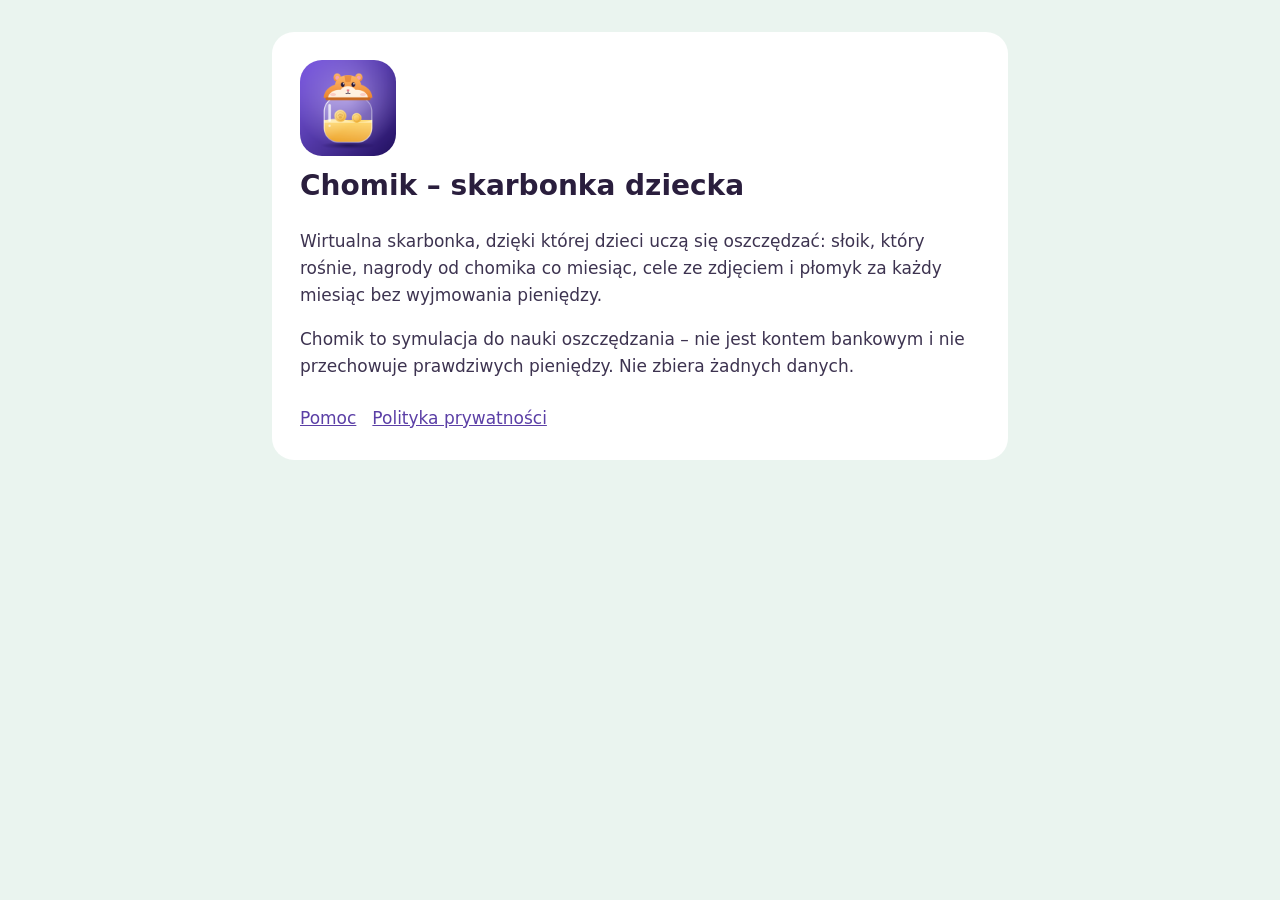
<file: index.html>
<!doctype html>
<html lang="pl">
<head>
<meta charset="utf-8">
<meta name="viewport" content="width=device-width, initial-scale=1">
<title>Chomik – skarbonka dziecka</title>
<link rel="stylesheet" href="style.css">
</head>
<body>
<main>
<img class="icon" src="icon.png" alt="Ikona aplikacji Chomik">
<h1>Chomik – skarbonka dziecka</h1>
<p>Wirtualna skarbonka, dzięki której dzieci uczą się oszczędzać: słoik, który rośnie, nagrody od chomika co miesiąc, cele ze zdjęciem i płomyk za każdy miesiąc bez wyjmowania pieniędzy.</p>
<p>Chomik to symulacja do nauki oszczędzania – nie jest kontem bankowym i nie przechowuje prawdziwych pieniędzy. Nie zbiera żadnych danych.</p>
<nav><a href="support.html">Pomoc</a><a href="privacy.html">Polityka prywatności</a></nav>
</main>
</body>
</html>
</file>
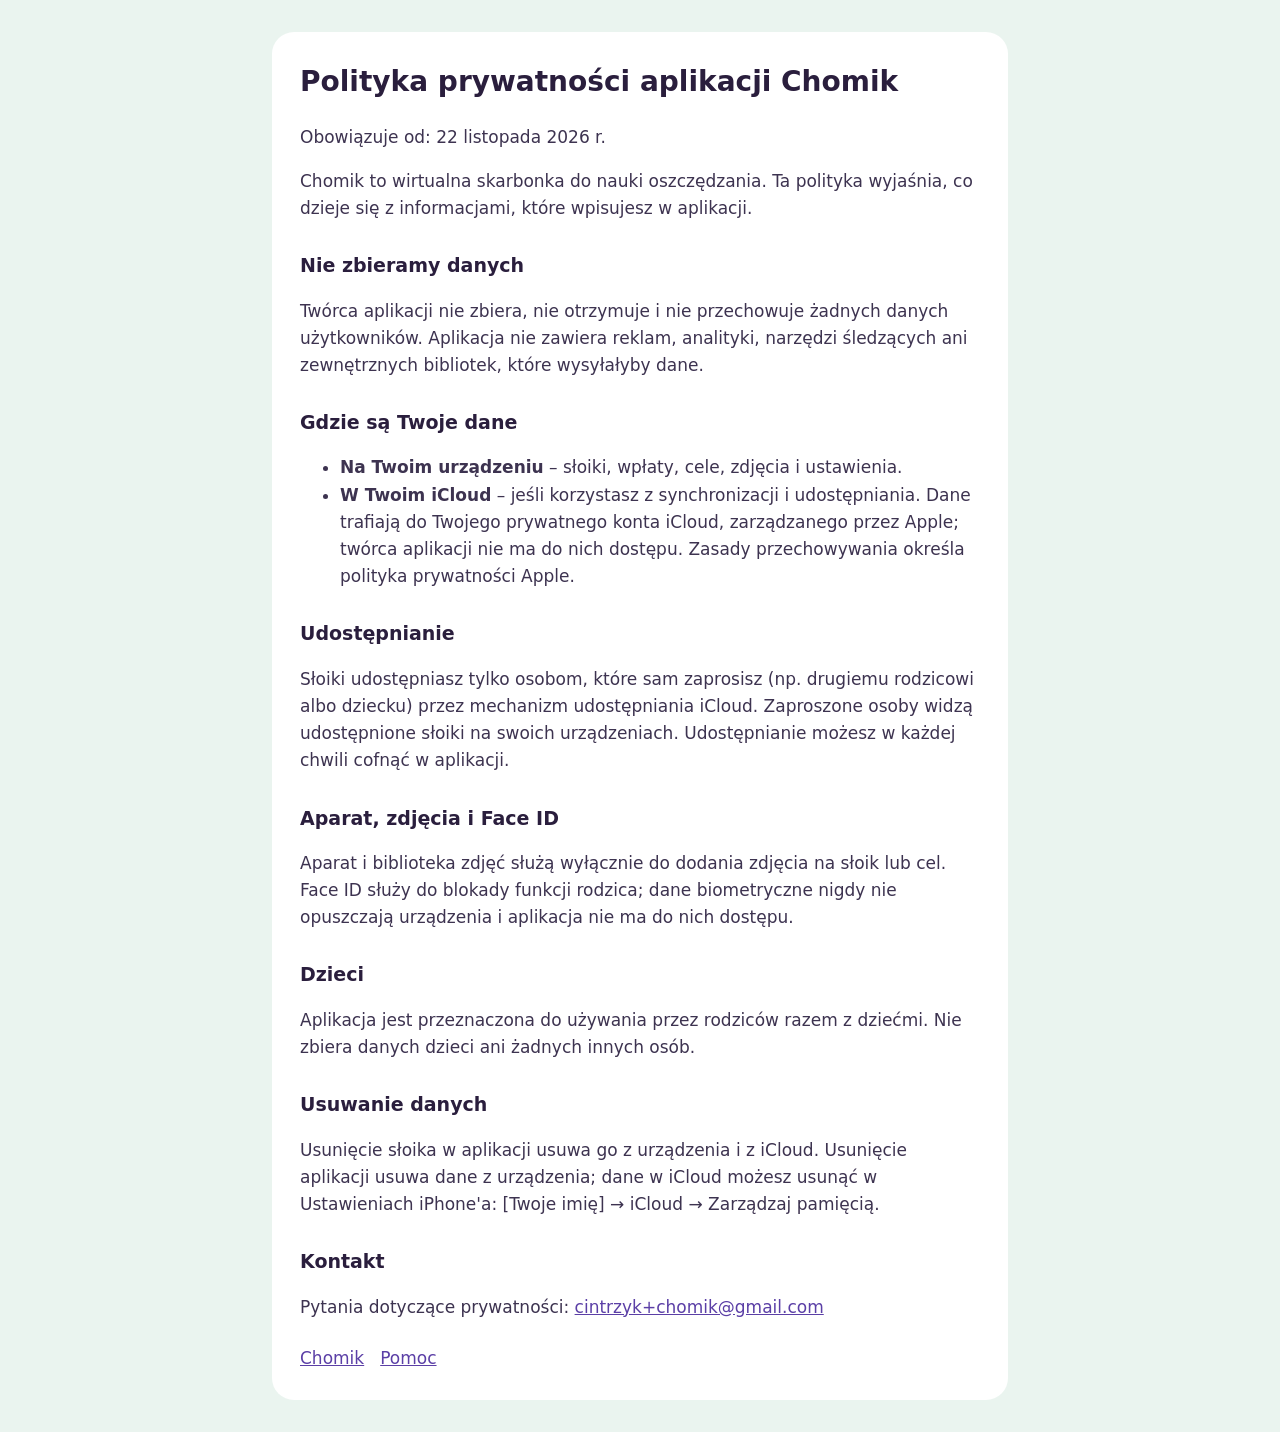
<file: privacy.html>
<!doctype html>
<html lang="pl">
<head>
<meta charset="utf-8">
<meta name="viewport" content="width=device-width, initial-scale=1">
<title>Chomik – polityka prywatności</title>
<link rel="stylesheet" href="style.css">
</head>
<body>
<main>
<h1>Polityka prywatności aplikacji Chomik</h1>
<p>Obowiązuje od: 22 listopada 2026 r.</p>

<p>Chomik to wirtualna skarbonka do nauki oszczędzania. Ta polityka wyjaśnia, co dzieje się z informacjami, które wpisujesz w aplikacji.</p>

<h2>Nie zbieramy danych</h2>
<p>Twórca aplikacji nie zbiera, nie otrzymuje i nie przechowuje żadnych danych użytkowników. Aplikacja nie zawiera reklam, analityki, narzędzi śledzących ani zewnętrznych bibliotek, które wysyłałyby dane.</p>

<h2>Gdzie są Twoje dane</h2>
<ul>
  <li><strong>Na Twoim urządzeniu</strong> – słoiki, wpłaty, cele, zdjęcia i ustawienia.</li>
  <li><strong>W Twoim iCloud</strong> – jeśli korzystasz z synchronizacji i udostępniania. Dane trafiają do Twojego prywatnego konta iCloud, zarządzanego przez Apple; twórca aplikacji nie ma do nich dostępu. Zasady przechowywania określa polityka prywatności Apple.</li>
</ul>

<h2>Udostępnianie</h2>
<p>Słoiki udostępniasz tylko osobom, które sam zaprosisz (np. drugiemu rodzicowi albo dziecku) przez mechanizm udostępniania iCloud. Zaproszone osoby widzą udostępnione słoiki na swoich urządzeniach. Udostępnianie możesz w każdej chwili cofnąć w aplikacji.</p>

<h2>Aparat, zdjęcia i Face ID</h2>
<p>Aparat i biblioteka zdjęć służą wyłącznie do dodania zdjęcia na słoik lub cel. Face ID służy do blokady funkcji rodzica; dane biometryczne nigdy nie opuszczają urządzenia i aplikacja nie ma do nich dostępu.</p>

<h2>Dzieci</h2>
<p>Aplikacja jest przeznaczona do używania przez rodziców razem z dziećmi. Nie zbiera danych dzieci ani żadnych innych osób.</p>

<h2>Usuwanie danych</h2>
<p>Usunięcie słoika w aplikacji usuwa go z urządzenia i z iCloud. Usunięcie aplikacji usuwa dane z urządzenia; dane w iCloud możesz usunąć w Ustawieniach iPhone'a: [Twoje imię] → iCloud → Zarządzaj pamięcią.</p>

<h2>Kontakt</h2>
<p>Pytania dotyczące prywatności: <a href="mailto:cintrzyk+chomik@gmail.com">cintrzyk+chomik@gmail.com</a></p>
<nav><a href="./">Chomik</a><a href="support.html">Pomoc</a></nav>
</main>
</body>
</html>
</file>
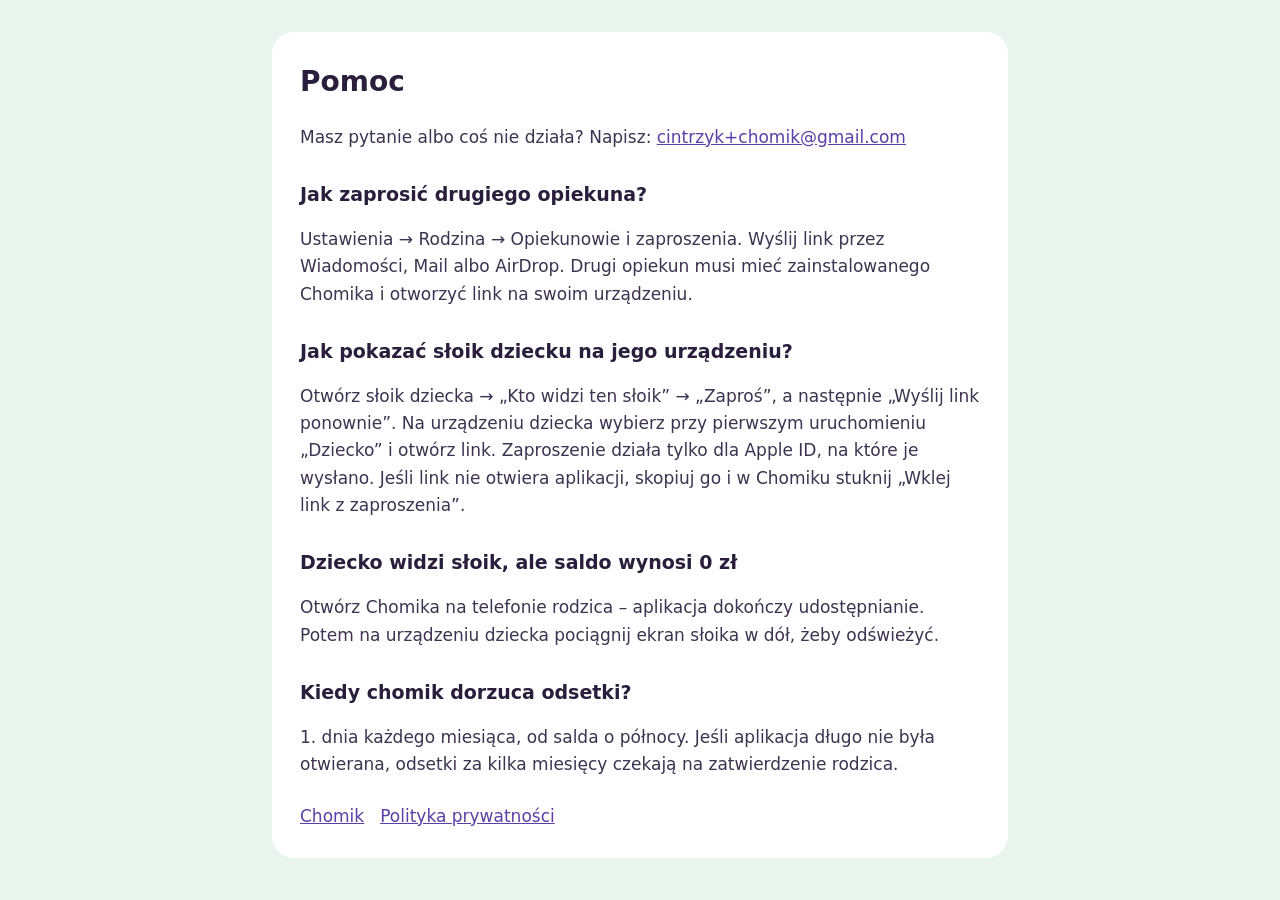
<file: support.html>
<!doctype html>
<html lang="pl">
<head>
<meta charset="utf-8">
<meta name="viewport" content="width=device-width, initial-scale=1">
<title>Chomik – pomoc</title>
<link rel="stylesheet" href="style.css">
</head>
<body>
<main>
<h1>Pomoc</h1>
<p>Masz pytanie albo coś nie działa? Napisz: <a href="mailto:cintrzyk+chomik@gmail.com">cintrzyk+chomik@gmail.com</a></p>

<h2>Jak zaprosić drugiego opiekuna?</h2>
<p>Ustawienia → Rodzina → Opiekunowie i zaproszenia. Wyślij link przez Wiadomości, Mail albo AirDrop. Drugi opiekun musi mieć zainstalowanego Chomika i otworzyć link na swoim urządzeniu.</p>

<h2>Jak pokazać słoik dziecku na jego urządzeniu?</h2>
<p>Otwórz słoik dziecka → „Kto widzi ten słoik” → „Zaproś”, a następnie „Wyślij link ponownie”. Na urządzeniu dziecka wybierz przy pierwszym uruchomieniu „Dziecko” i otwórz link. Zaproszenie działa tylko dla Apple ID, na które je wysłano. Jeśli link nie otwiera aplikacji, skopiuj go i w Chomiku stuknij „Wklej link z zaproszenia”.</p>

<h2>Dziecko widzi słoik, ale saldo wynosi 0 zł</h2>
<p>Otwórz Chomika na telefonie rodzica – aplikacja dokończy udostępnianie. Potem na urządzeniu dziecka pociągnij ekran słoika w dół, żeby odświeżyć.</p>

<h2>Kiedy chomik dorzuca odsetki?</h2>
<p>1. dnia każdego miesiąca, od salda o północy. Jeśli aplikacja długo nie była otwierana, odsetki za kilka miesięcy czekają na zatwierdzenie rodzica.</p>

<nav><a href="./">Chomik</a><a href="privacy.html">Polityka prywatności</a></nav>
</main>
</body>
</html>
</file>
<file: style.css>
body { font: 17px/1.6 -apple-system, system-ui, sans-serif; color: #2A1E3D; background: #EAF4EF; margin: 0; padding: 32px 16px; }
main { max-width: 680px; margin: 0 auto; background: #fff; border-radius: 22px; padding: 28px; }
h1 { font-size: 28px; margin-top: 0; }
h2 { font-size: 19px; margin-top: 28px; }
p, li { color: #3d3350; }
a { color: #5B3FA6; }
.icon { width: 96px; height: 96px; border-radius: 22px; }
nav { margin-top: 24px; display: flex; gap: 16px; flex-wrap: wrap; }
@media (prefers-color-scheme: dark) {
  body { background: #15111E; color: #F1ECF7; }
  main { background: #221B30; }
  p, li { color: #B9AFCD; }
  a { color: #A68BEA; }
}
</file>
